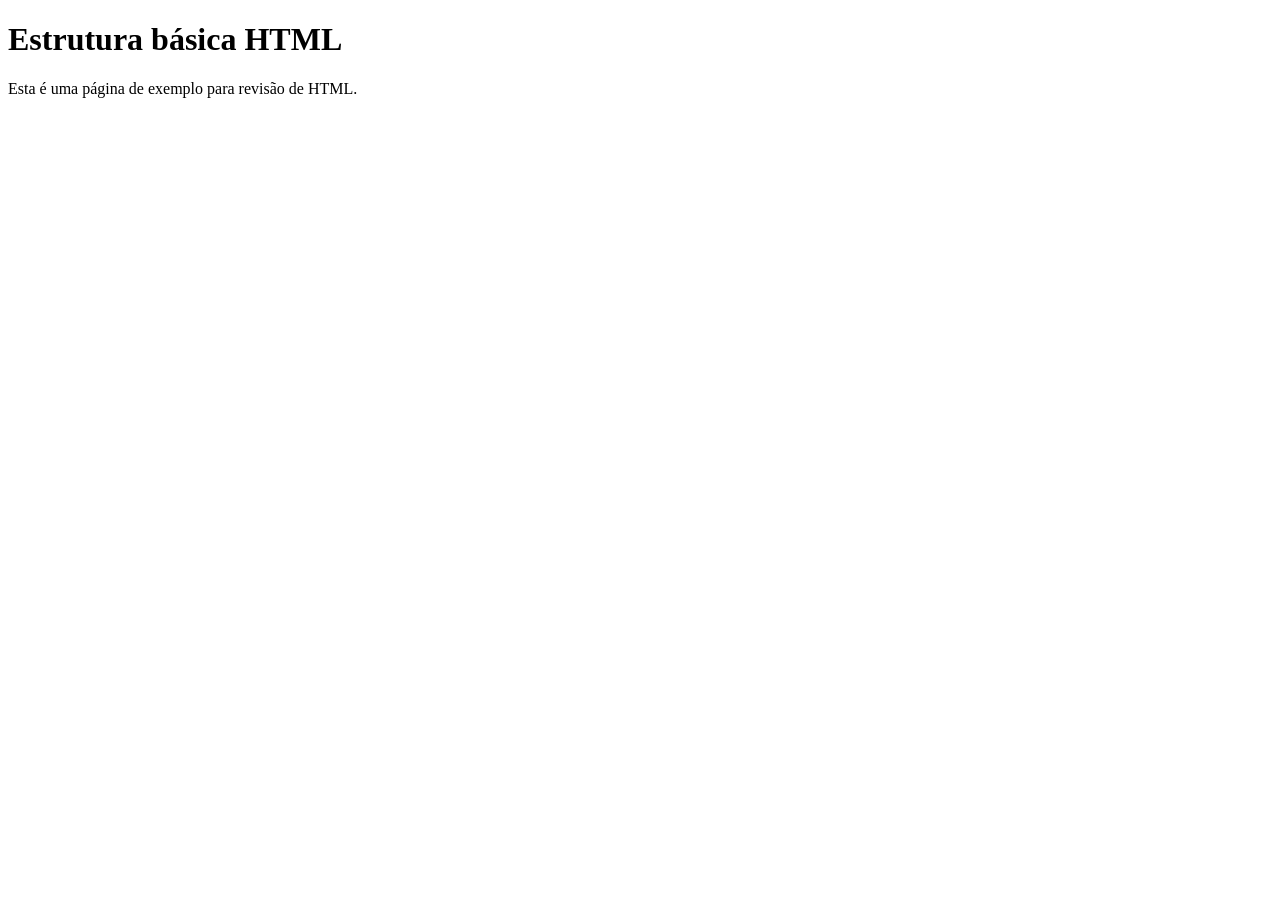
<file: aula01/index.html>
<!DOCTYPE html>
<html lang="pt-BR">
<head>
    <meta charset="UTF-8">
    <title>Estrutura HTML</title>
</head>

<body>

<h1>Estrutura básica HTML</h1>

<p>Esta é uma página de exemplo para revisão de HTML.</p>

</body>
</html>
</file>
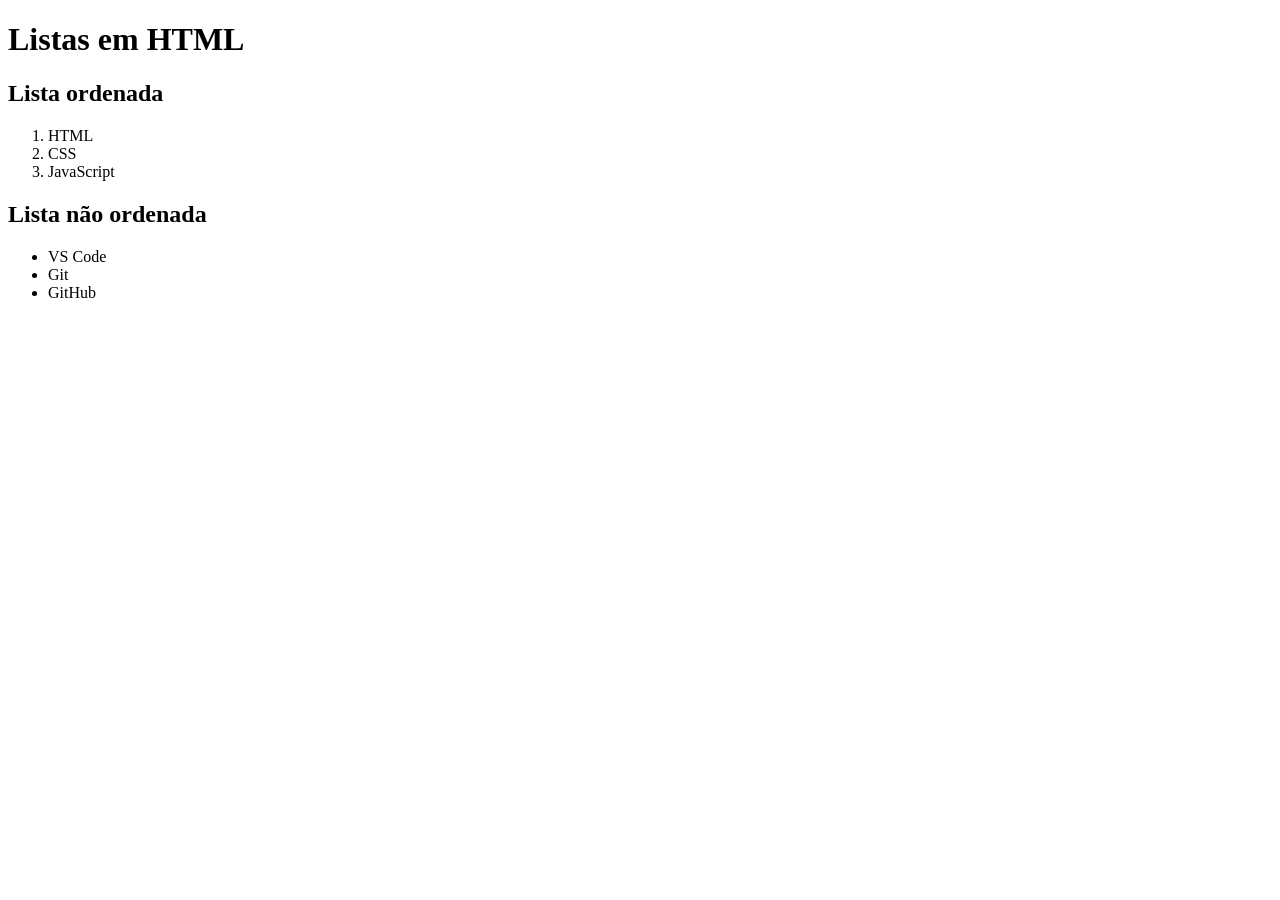
<file: aula02/index.html>
<!DOCTYPE html>
<html>
<head>
    <title>Listas</title>
</head>

<body>

<h1>Listas em HTML</h1>

<h2>Lista ordenada</h2>
<ol>
<li>HTML</li>
<li>CSS</li>
<li>JavaScript</li>
</ol>

<h2>Lista não ordenada</h2>
<ul>
<li>VS Code</li>
<li>Git</li>
<li>GitHub</li>
</ul>

</body>
</html>
</file>
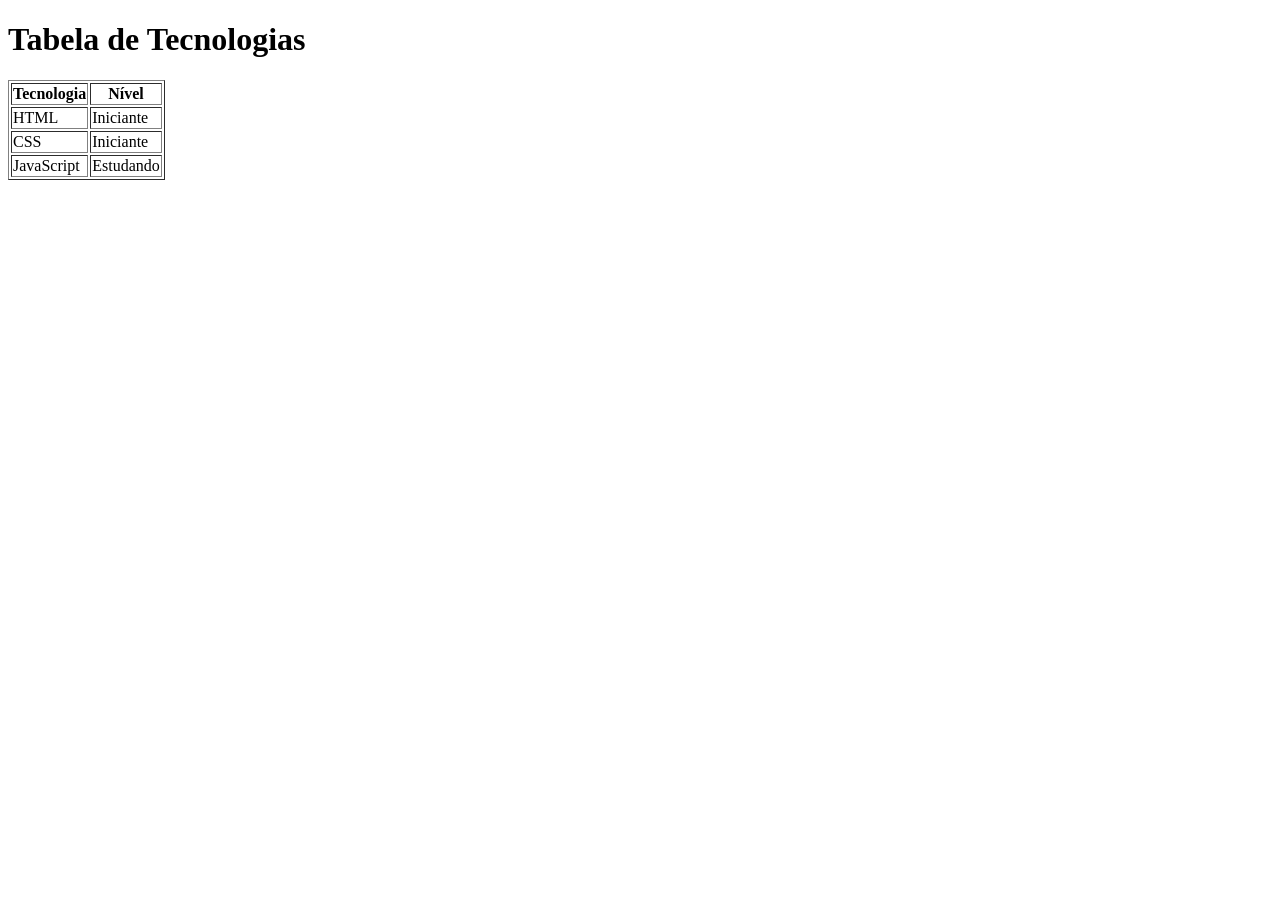
<file: aula04/index.html>
<!DOCTYPE html>
<html>
<head>
<title>Tabelas</title>
</head>

<body>

<h1>Tabela de Tecnologias</h1>

<table border="1">

<tr>
<th>Tecnologia</th>
<th>Nível</th>
</tr>

<tr>
<td>HTML</td>
<td>Iniciante</td>
</tr>

<tr>
<td>CSS</td>
<td>Iniciante</td>
</tr>

<tr>
<td>JavaScript</td>
<td>Estudando</td>
</tr>

</table>

</body>
</html>
</file>
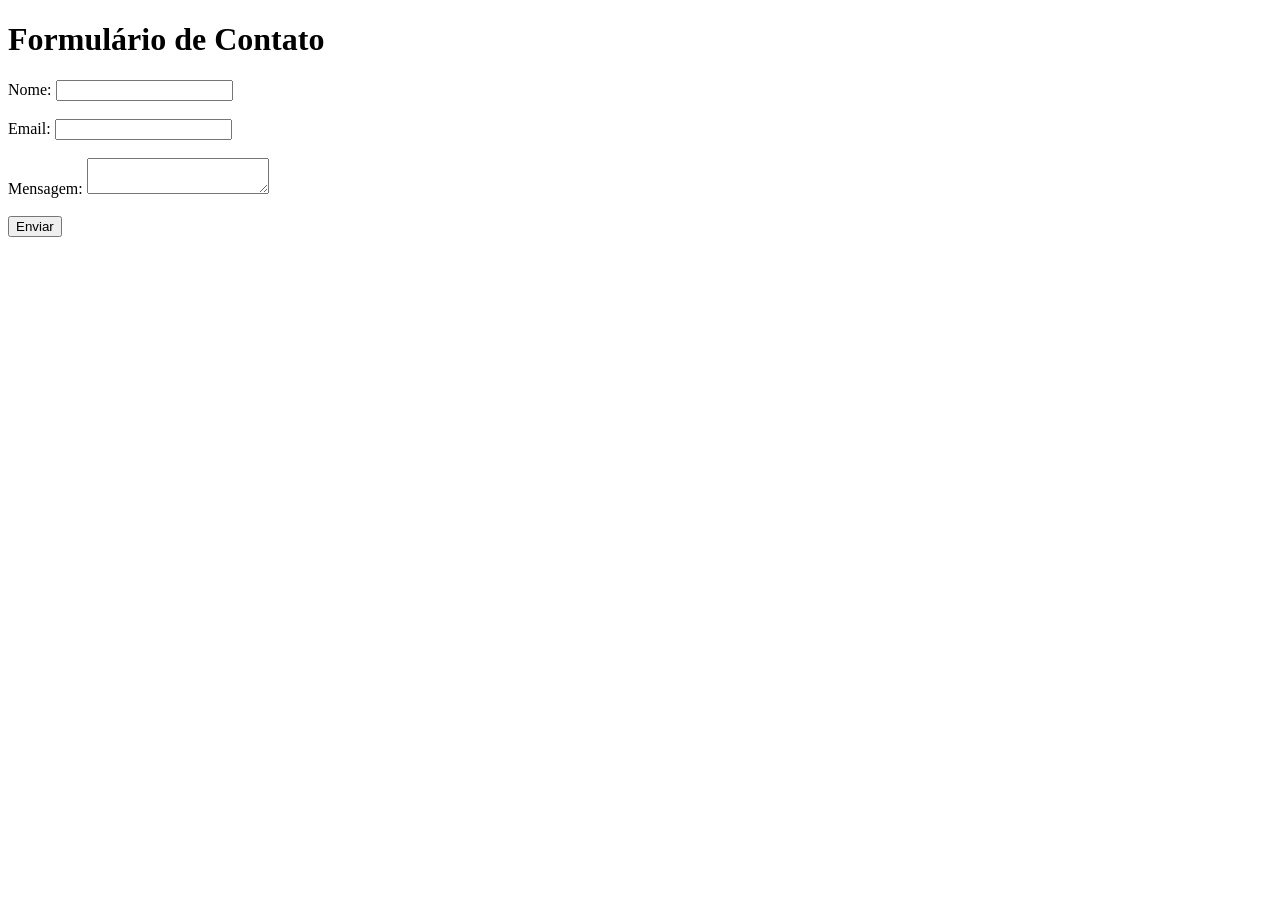
<file: aula05/index.html>
<!DOCTYPE html>
<html>
<head>
<title>Formulários</title>
</head>

<body>

<h1>Formulário de Contato</h1>

<form>

<label>Nome:</label>
<input type="text">

<br><br>

<label>Email:</label>
<input type="email">

<br><br>

<label>Mensagem:</label>
<textarea></textarea>

<br><br>

<button type="submit">
Enviar
</button>

</form>

</body>
</html>
</file>
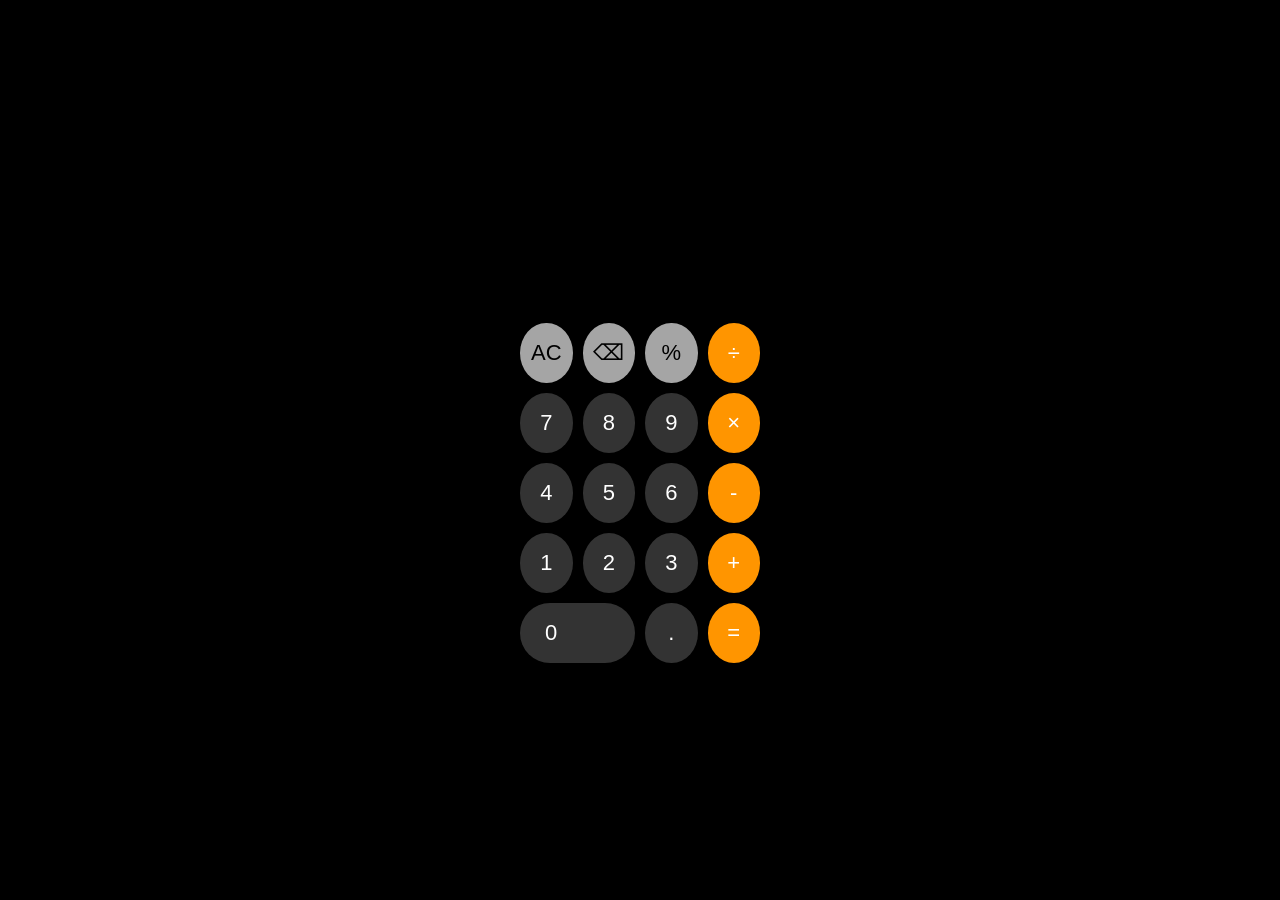
<file: calculadora/index.html>
<!DOCTYPE html>
<html lang="pt-BR">

<head>

<meta charset="UTF-8">
<meta name="viewport" content="width=device-width, initial-scale=1.0">

<title>Calculadora</title>

<link rel="stylesheet" href="style.css">

</head>

<body>

<div class="calculadora">

<input type="text" id="display" disabled>

<div class="botoes">

<button class="cinza" onclick="limpar()">AC</button>
<button class="cinza" onclick="apagar()">⌫</button>
<button class="cinza" onclick="adicionar('%')">%</button>
<button class="laranja" onclick="adicionar('/')">÷</button>

<button onclick="adicionar('7')">7</button>
<button onclick="adicionar('8')">8</button>
<button onclick="adicionar('9')">9</button>
<button class="laranja" onclick="adicionar('*')">×</button>

<button onclick="adicionar('4')">4</button>
<button onclick="adicionar('5')">5</button>
<button onclick="adicionar('6')">6</button>
<button class="laranja" onclick="adicionar('-')">-</button>

<button onclick="adicionar('1')">1</button>
<button onclick="adicionar('2')">2</button>
<button onclick="adicionar('3')">3</button>
<button class="laranja" onclick="adicionar('+')">+</button>

<button class="zero" onclick="adicionar('0')">0</button>
<button onclick="adicionar('.')">.</button>
<button class="laranja" onclick="calcular()">=</button>

</div>

</div>

<script src="script.js"></script>

</body>
</html>
</file>
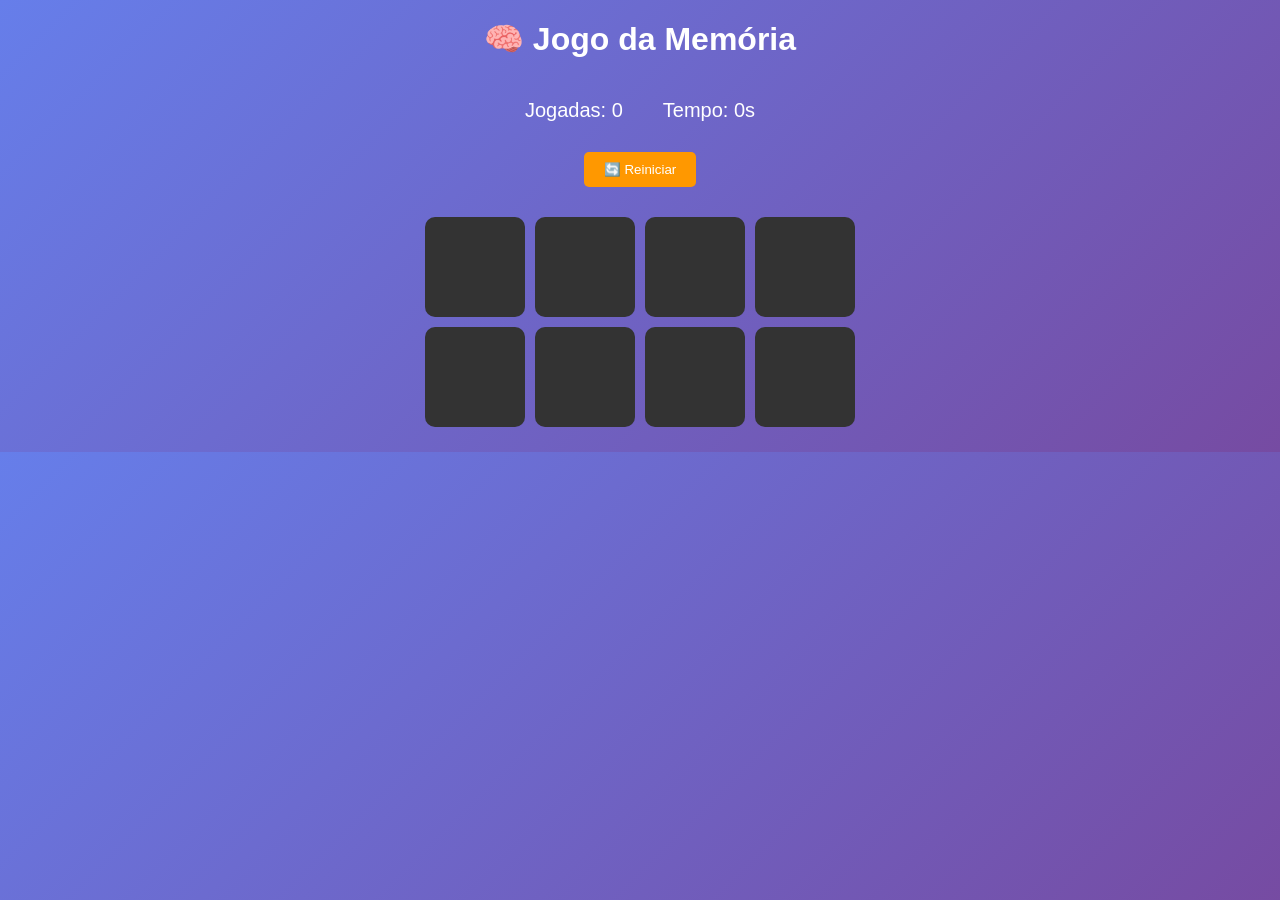
<file: jogo-memoria/index.html>
<!DOCTYPE html>
<html lang="pt-BR">

<head>

<meta charset="UTF-8">
<meta name="viewport" content="width=device-width, initial-scale=1.0">

<title>Jogo da Memória</title>

<link rel="stylesheet" href="style.css">

</head>

<body>

<h1>🧠 Jogo da Memória</h1>

<div class="info">
<p>Jogadas: <span id="jogadas">0</span></p>
<p>Tempo: <span id="tempo">0</span>s</p>
</div>

<button onclick="reiniciar()">🔄 Reiniciar</button>

<div class="tabuleiro" id="tabuleiro"></div>

<h2 id="mensagem"></h2>

<script src="script.js"></script>

</body>
</html>
</file>
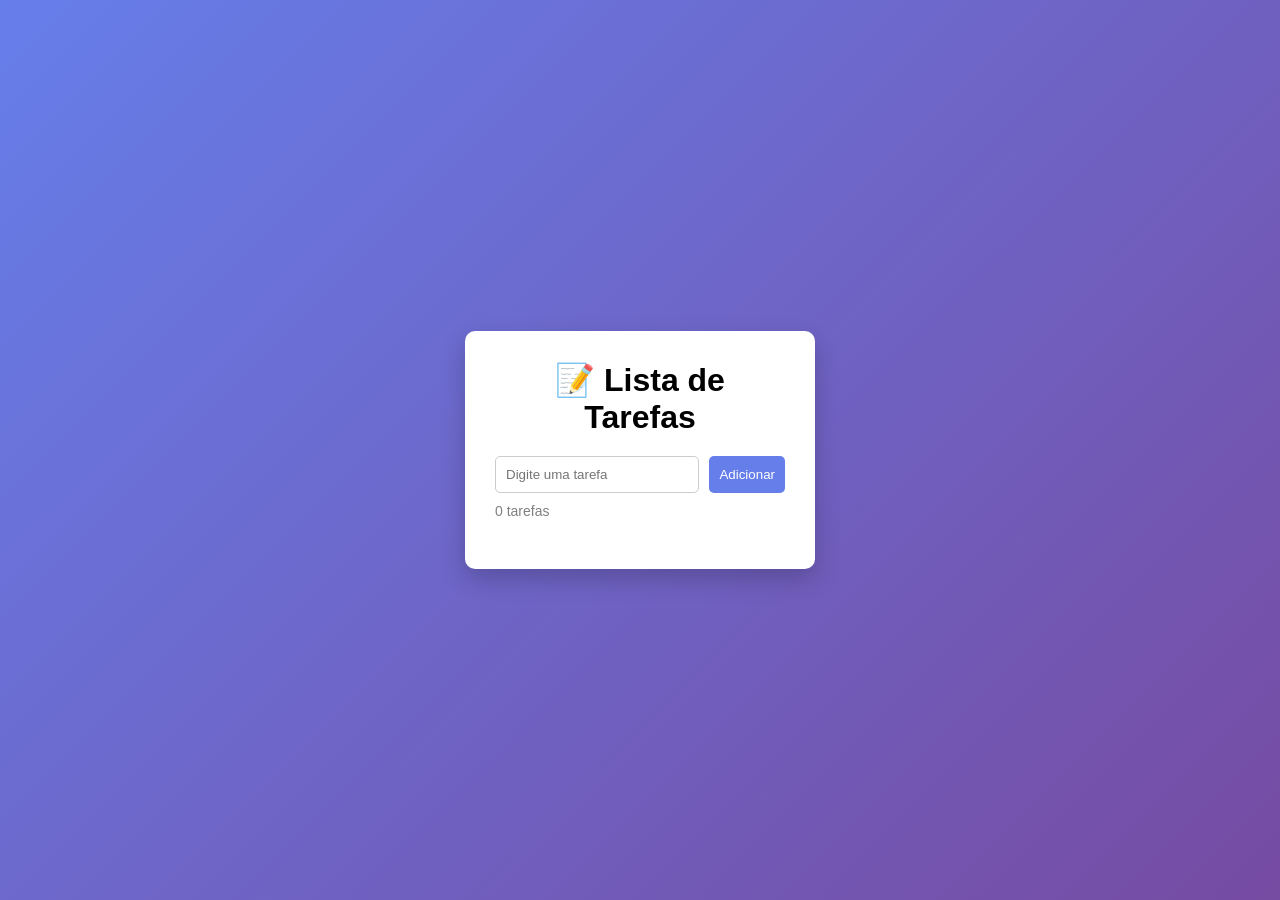
<file: listasdetarefas/index.html>
<!DOCTYPE html>
<html lang="pt-BR">

<head>

<meta charset="UTF-8">
<meta name="viewport" content="width=device-width, initial-scale=1.0">

<title>Lista de Tarefas</title>

<link rel="stylesheet" href="style.css">

</head>

<body>

<div class="container">

<h1>📝 Lista de Tarefas</h1>

<div class="input-area">

<input type="text" id="tarefaInput" placeholder="Digite uma tarefa">

<button onclick="adicionarTarefa()">Adicionar</button>

</div>

<p id="contador">0 tarefas</p>

<ul id="listaTarefas"></ul>

</div>

<script src="script.js"></script>

</body>

</html>
</file>
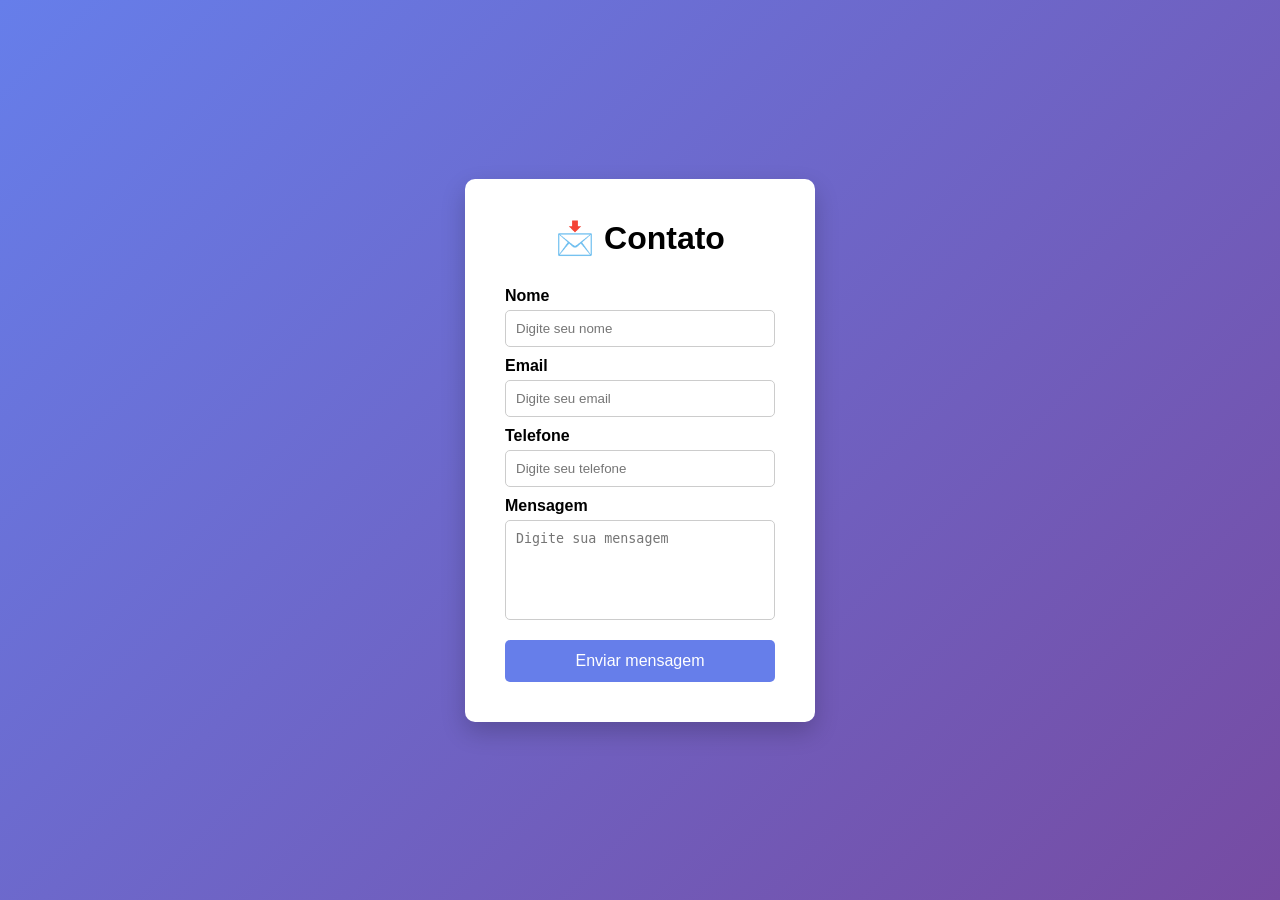
<file: projeto-formulario/index.html>
<!DOCTYPE html>
<html lang="pt-BR">

<head>

<meta charset="UTF-8">
<meta name="viewport" content="width=device-width, initial-scale=1.0">

<title>Formulário de Contato</title>

<link rel="stylesheet" href="style.css">

</head>

<body>

<div class="container">

<h1>📩 Contato</h1>

<form>

<label>Nome</label>
<input type="text" placeholder="Digite seu nome">

<label>Email</label>
<input type="email" placeholder="Digite seu email">

<label>Telefone</label>
<input type="tel" placeholder="Digite seu telefone">

<label>Mensagem</label>
<textarea placeholder="Digite sua mensagem"></textarea>

<button type="submit">Enviar mensagem</button>

</form>

</div>

</body>

</html>
</file>
<file: calculadora/style.css>
*{
margin:0;
padding:0;
box-sizing:border-box;
}

body{

background:black;

display:flex;

justify-content:center;

align-items:center;

height:100vh;

font-family:Arial;

}

.calculadora{

background:black;

padding:20px;

border-radius:25px;

width:280px;

}

#display{

width:100%;

height:70px;

background:black;

color:white;

font-size:40px;

border:none;

text-align:right;

margin-bottom:15px;

}

.botoes{

display:grid;

grid-template-columns:repeat(4,1fr);

gap:10px;

}

button{

height:60px;

font-size:22px;

border:none;

border-radius:50%;

background:#333;

color:white;

cursor:pointer;

transition:0.2s;

}

button:active{

transform:scale(0.9);

}

.cinza{

background:#a5a5a5;

color:black;

}

.laranja{

background:#ff9500;

}

.zero{

grid-column:span 2;

border-radius:35px;

text-align:left;

padding-left:25px;

}
</file>
<file: jogo-memoria/style.css>
body{

font-family:Arial;
text-align:center;

background:linear-gradient(135deg,#667eea,#764ba2);

color:white;

}

h1{

margin-top:20px;

}

.info{

display:flex;

justify-content:center;

gap:40px;

margin-top:10px;

font-size:20px;

}

button{

margin-top:10px;

padding:10px 20px;

border:none;

border-radius:5px;

background:#ff9800;

color:white;

cursor:pointer;

}

button:hover{

background:#e68900;

}

.tabuleiro{

display:grid;

grid-template-columns:repeat(4,100px);

gap:10px;

justify-content:center;

margin-top:30px;

}

.carta{

width:100px;
height:100px;

background:#333;

display:flex;

justify-content:center;

align-items:center;

font-size:40px;

border-radius:10px;

cursor:pointer;

transform:rotateY(180deg);

transition:transform 0.5s;

}

.carta.virada{

transform:rotateY(0deg);

background:white;

color:black;

}

.par{

background:#4CAF50;

color:white;

}

#mensagem{

margin-top:20px;

font-size:30px;

color:yellow;

}
</file>
<file: listasdetarefas/style.css>
*{

margin:0;
padding:0;
box-sizing:border-box;

}

body{

font-family:Arial;

background:linear-gradient(135deg,#667eea,#764ba2);

height:100vh;

display:flex;

justify-content:center;

align-items:center;

}

.container{

background:white;

padding:30px;

border-radius:10px;

width:350px;

box-shadow:0 10px 25px rgba(0,0,0,0.2);

}

h1{

text-align:center;

margin-bottom:20px;

}

.input-area{

display:flex;

gap:10px;

}

input{

flex:1;

padding:10px;

border:1px solid #ccc;

border-radius:5px;

}

button{

padding:10px;

border:none;

background:#667eea;

color:white;

border-radius:5px;

cursor:pointer;

}

button:hover{

background:#5a67d8;

}

ul{

margin-top:20px;

list-style:none;

}

li{

padding:10px;

background:#f4f4f4;

margin-top:10px;

border-radius:5px;

display:flex;

justify-content:space-between;

align-items:center;

cursor:pointer;

}

.concluida{

text-decoration:line-through;

opacity:0.6;

}

#contador{

margin-top:10px;

font-size:14px;

color:gray;

}
</file>
<file: projeto-formulario/style.css>
*{
margin:0;
padding:0;
box-sizing:border-box;
}

body{

font-family:Arial, Helvetica, sans-serif;

background:linear-gradient(135deg,#667eea,#764ba2);

height:100vh;

display:flex;

justify-content:center;

align-items:center;

}

.container{

background:white;

padding:40px;

border-radius:10px;

width:350px;

box-shadow:0 10px 25px rgba(0,0,0,0.2);

}

h1{

text-align:center;

margin-bottom:20px;

}

form{

display:flex;

flex-direction:column;

}

label{

margin-top:10px;

font-weight:bold;

}

input, textarea{

padding:10px;

margin-top:5px;

border:1px solid #ccc;

border-radius:5px;

}

textarea{

resize:none;

height:100px;

}

button{

margin-top:20px;

padding:12px;

border:none;

background:#667eea;

color:white;

font-size:16px;

border-radius:5px;

cursor:pointer;

transition:0.3s;

}

button:hover{

background:#5a67d8;

}
</file>
